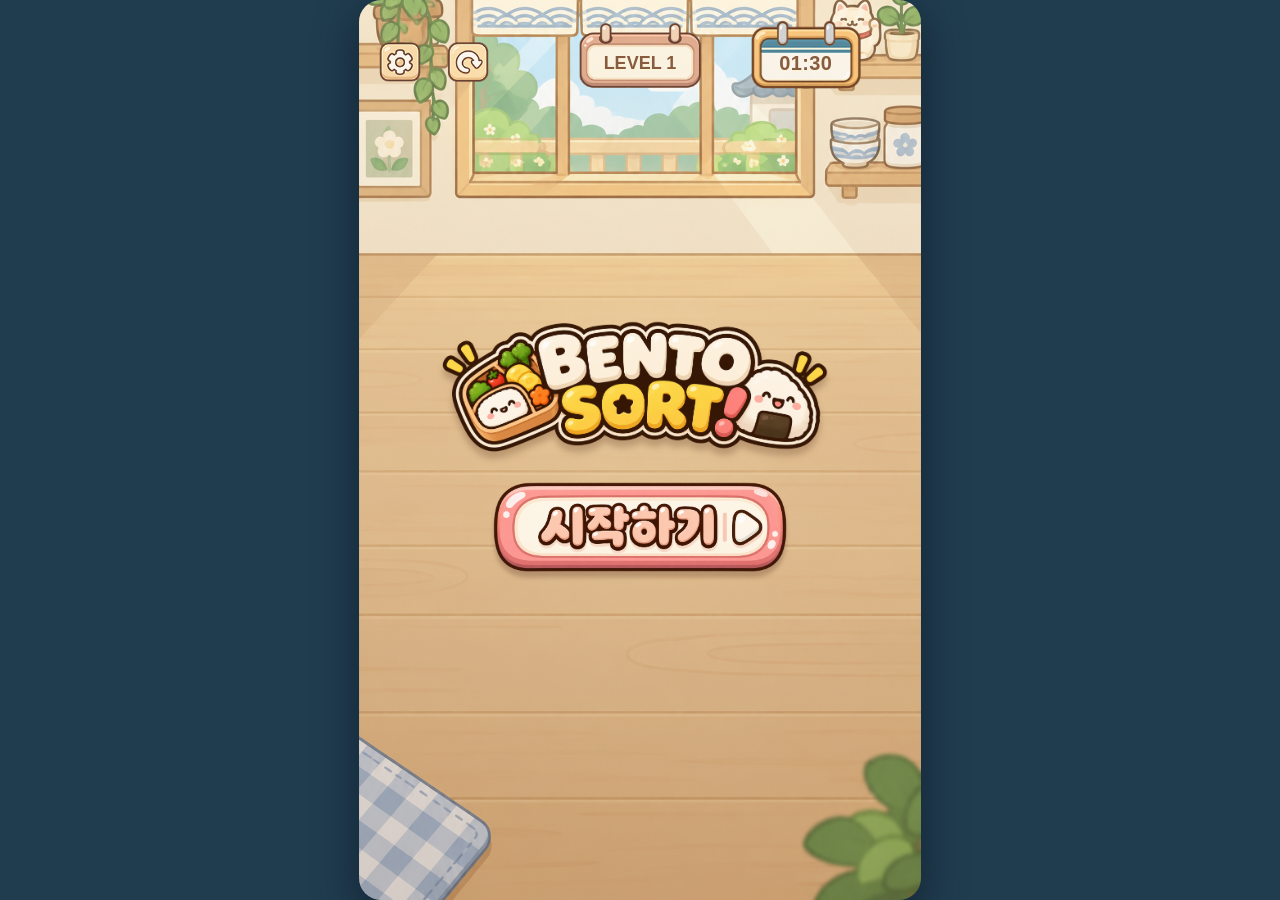
<file: index.html>
<!doctype html>
<html lang="ko">

<head>
  <meta charset="UTF-8" />

  <meta
    name="viewport"
    content="width=device-width, initial-scale=1.0, viewport-fit=cover"
  />

  <title>Bento Sort!</title>

  <link
    rel="stylesheet"
    href="style.css"
  />

  <meta property="og:title" content="Bento Sort!">
<meta property="og:description" content="귀여운 도시락 퍼즐 게임 Bento Sort!">
<meta property="og:type" content="website">
<meta property="og:url" content="https://a01022053437-design.github.io/bento-sort/">
<meta property="og:image" content="https://a01022053437-design.github.io/bento-sort/assets/images/ui/thumbnail.png">

<meta name="twitter:card" content="summary_large_image">
<meta name="twitter:title" content="Bento Sort!">
<meta name="twitter:description" content="귀여운 도시락 퍼즐 게임 Bento Sort!">
<meta name="twitter:image" content="https://a01022053437-design.github.io/bento-sort/assets/images/ui/thumbnail.png">
</head>


<body>

  <main
    class="game-shell"
    aria-label="Bento Sort 게임"
  >

    <section
      class="game"
      id="game"
    >


      <!-- =========================
           HUD
      ========================== -->

      <header class="hud">


        <!-- 설정 / 홈 -->
        <div class="hud-left">

          <button
            class="icon-button"
            id="settingsButton"
            aria-label="소리 설정"
            type="button"
          >
            <img
              src="assets/images/ui/btn_settings.png"
              alt=""
              draggable="false"
            />
          </button>


          <button
            class="icon-button"
            id="resetButton"
            aria-label="시작 화면으로 돌아가기"
            type="button"
          >
            <img
              src="assets/images/ui/btn_reset.png"
              alt=""
              draggable="false"
            />
          </button>

        </div>


        <!-- LEVEL -->
        <div class="level-panel">

          <img
            src="assets/images/ui/panel_level.png"
            alt=""
            draggable="false"
          />

          <span>
            LEVEL
            <b id="levelValue">1</b>
          </span>

        </div>


        <!-- TIMER -->
        <div
          class="timer-panel"
          aria-label="남은 시간"
        >

          <img
            src="assets/images/ui/panel_moves.png"
            alt=""
            draggable="false"
          />

          <b id="timerValue">
            01:30
          </b>

        </div>


      </header>


      <!-- =========================
           TRAYS
      ========================== -->

      <section
        class="tray-board"
        id="trayBoard"
        aria-label="음식 트레이"
      ></section>


      <!-- TOAST -->
      <div
        class="toast"
        id="toast"
        role="status"
        aria-live="polite"
      ></div>


      <!-- =========================
           CLEAR
      ========================== -->

      <section
        class="clear-overlay"
        id="clearOverlay"
        aria-modal="true"
        role="dialog"
        aria-label="레벨 클리어"
        hidden
      >

        <div class="clear-card">

          <img
            class="clear-bg"
            src="assets/images/ui/popup_clear.png"
            alt=""
            draggable="false"
          />


          <div class="clear-actions">

            <button
              class="image-button"
              id="restartButton"
              type="button"
              aria-label="다시 하기"
            >

              <img
                src="assets/images/ui/btn_restart.png"
                alt="다시 하기"
                draggable="false"
              />

            </button>


            <button
              class="image-button"
              id="nextButton"
              type="button"
              aria-label="다음 레벨"
            >

              <img
                src="assets/images/ui/btn_next.png"
                alt="다음 레벨"
                draggable="false"
              />

            </button>

          </div>

        </div>

      </section>


      <!-- =========================
           GAME OVER / 막힘
      ========================== -->

      <section
        class="gameover-overlay"
        id="gameOverOverlay"
        aria-modal="true"
        role="dialog"
        aria-label="다시 도전하기"
        hidden
      >

        <div class="gameover-box">

          <button
            class="gameover-restart-button"
            id="gameOverRestartButton"
            aria-label="다시 도전하기"
            type="button"
          >

            <img
              src="assets/images/ui/btn_restart.png"
              alt="다시 하기"
              draggable="false"
            />

          </button>

        </div>

      </section>


      <!-- =========================
           START
      ========================== -->

      <section
        class="start-overlay"
        id="startOverlay"
        aria-label="Bento Sort 시작 화면"
      >

        <div class="start-card">

          <img
            class="game-logo"
            src="assets/images/ui/logo_bento_sort.png"
            alt="Bento Sort!"
            draggable="false"
          />


          <div class="start-actions">


            <!-- 처음부터 -->
            <button
              class="start-button"
              id="startButton"
              aria-label="처음부터 시작"
              type="button"
            >

              <img
                src="assets/images/ui/btn_start.png"
                alt="시작하기"
                draggable="false"
              />

            </button>


            <!-- 이어하기 -->
            <button
              class="keep-button"
              id="continueButton"
              aria-label="이어하기"
              type="button"
              hidden
            >

              <img
                src="assets/images/ui/btn_keep.png"
                alt="이어하기"
                draggable="false"
              />

            </button>


          </div>

        </div>

      </section>


    </section>
    <!-- .game 끝 -->


  </main>


  <script src="script.js"></script>

</body>

</html>
</file>
<file: style.css>
:root {
  color-scheme: light;

  font-family:
    Arial,
    "Malgun Gothic",
    sans-serif;
}


/* =========================
   RESET
========================= */

* {
  box-sizing: border-box;

  -webkit-tap-highlight-color:
    transparent;
}


html,
body {
  overscroll-behavior: none;
}


body {
  margin: 0;

  min-height: 100vh;

  display: grid;

  place-items: center;

  background:
    #203c4f;

  overflow: hidden;
}


button {
  font: inherit;

  border: 0;

  padding: 0;

  cursor: pointer;

  background:
    transparent;
}


[hidden] {
  display: none !important;
}


img {
  -webkit-user-drag: none;

  user-drag: none;

  user-select: none;

  -webkit-user-select: none;
}


/* =========================
   GAME
========================= */

.game-shell {
  width:
    min(
      100vw,
      562px
    );

  aspect-ratio:
    9 / 16;

  max-height:
    100vh;
}


.game {
  position: relative;

  width: 100%;
  height: 100%;

  overflow: hidden;

  isolation: isolate;

  background:
    url("assets/images/background/bg_game.png")
    center / cover
    no-repeat;

  user-select: none;

  -webkit-user-select: none;
}


/* =========================
   HUD
========================= */

.hud {
  height: 13%;

  min-height: 82px;

  display: grid;

  grid-template-columns:
    minmax(92px, 1fr)
    minmax(115px, 1.25fr)
    minmax(100px, 1fr);

  align-items: center;

  gap: 8px;

  padding:
    max(
      9px,
      env(safe-area-inset-top)
    )
    10px
    3px;
}


/* =========================
   LEFT BUTTONS
========================= */

.hud-left {
  width: 100%;

  display: flex;

  align-items: center;

  justify-content:
    flex-start;

  gap: 6px;
}


.icon-button {
  flex:
    1 1 0;

  width: 0;

  max-width: 62px;

  aspect-ratio: 1;

  position: relative;

  transition:
    transform .15s ease;

  touch-action:
    manipulation;
}


.icon-button:active,
.image-button:active,
.start-button:active,
.keep-button:active,
.gameover-restart-button:active {
  transform:
    scale(.94);
}


.icon-button img {
  display: block;

  width: 100%;
  height: 100%;

  object-fit:
    contain;

  pointer-events:
    none;
}


/* =========================
   LEVEL PANEL
========================= */

.level-panel {
  position: relative;

  justify-self: center;

  width: 100%;

  max-width: 190px;

  aspect-ratio:
    280 / 120;

  display: grid;

  place-items: center;
}


.level-panel img {
  position: absolute;

  inset: 0;

  width: 100%;
  height: 100%;

  object-fit:
    contain;

  pointer-events:
    none;
}


.level-panel span {
  position: relative;

  z-index: 1;

  transform:
    translateY(2px);

  color:
    #744326;

  font-weight:
    900;

  font-size:
    clamp(
      12px,
      3vw,
      18px
    );

  text-shadow:
    0 1px #fff4d0;

  white-space:
    nowrap;
}


/* =========================
   TIMER PANEL
========================= */

.timer-panel {
  position: relative;

  justify-self: end;

  width: 130%;

  max-width: 220px;

  aspect-ratio:
    280 / 120;

  display: grid;

  place-items: center;

  user-select: none;

  -webkit-user-select:
    none;
}


.timer-panel img {
  position: absolute;

  inset: 0;

  width: 100%;
  height: 100%;

  object-fit:
    contain;

  pointer-events:
    none;
}


#timerValue {
  position: relative;

  z-index: 1;

  transform:
    translateY(2px);

  color:
    #744326;

  font-weight:
    900;

  font-size:
    clamp(
      14px,
      3.4vw,
      20px
    );

  line-height: 1;

  letter-spacing:
    .02em;

  text-shadow:
    0 1px #fff4d0;

  white-space:
    nowrap;
}


/* =========================
   TRAY BOARD
========================= */

.tray-board {
  height: 87%;

  padding:
    4px
    4.5%
    4%;

  display: grid;

  grid-template-columns:
    repeat(
      3,
      1fr
    );

  grid-auto-rows:
    minmax(
      0,
      1fr
    );

  gap:
    1.6%
    1.5%;

  align-content:
    center;

  user-select:
    none;

  -webkit-user-select:
    none;

  touch-action:
    manipulation;
}


/* =========================
   TRAY
========================= */

.tray {
  position: relative;

  min-width: 0;

  min-height: 0;

  align-self:
    center;

  justify-self:
    center;

  width: 100%;

  max-height: 100%;

  aspect-ratio:
    340 / 760;

  background:
    url("assets/images/tray/bento_normal.png")
    center / 100% 100%
    no-repeat;

  user-select:
    none;

  -webkit-user-select:
    none;

  -webkit-user-drag:
    none;

  touch-action:
    manipulation;

  outline:
    none;
}


.tray:focus,
.tray:focus-visible {
  outline:
    none;
}


/* =========================
   기본 2줄
========================= */

.tray:nth-child(1),
.tray:nth-child(2),
.tray:nth-child(3) {
  transform:
    translateY(42px);
}


.tray:nth-child(4),
.tray:nth-child(5),
.tray:nth-child(6) {
  transform:
    translateY(24px);
}


/* =========================
   3줄 이상
========================= */

.tray-board:has(.tray:nth-child(7)) {
  transform:
    translateY(0);

  padding-top:
    1%;

  padding-bottom:
    1%;

  padding-left:
    3%;

  padding-right:
    3%;

  row-gap:
    .8%;
}


/*
  3줄에서는
  가로를 줄이고 세로를 길게
*/

.tray-board:has(.tray:nth-child(7))
.tray {
  width:
    85%;

  height:
    108%;

  max-height:
    none;

  aspect-ratio:
    auto;
}


.tray-board:has(.tray:nth-child(7))
.tray:nth-child(n) {
  transform:
    translateY(0);
}


/* 하단 줄은 살짝 위로 */

.tray-board:has(.tray:nth-child(7))
.tray:nth-child(n+7) {
  transform:
    translateY(-16px);
}


/* =========================
   TARGET
========================= */

.tray[data-selected="true"]::after {
  content: "";

  position: absolute;

  inset:
    4%;

  border-radius:
    12%;

  border:
    3px solid
    rgba(
      255,
      221,
      104,
      .95
    );

  box-shadow:
    0 0 0 3px
    rgba(
      255,
      255,
      255,
      .68
    ),

    0 0 14px
    rgba(
      255,
      208,
      85,
      .55
    );

  pointer-events:
    none;
}


.tray.target {
  filter:
    drop-shadow(
      0
      0
      10px
      rgba(
        255,
        245,
        184,
        .9
      )
    );
}


/* =========================
   COMPLETE
========================= */

.tray.is-complete {
  filter:
    saturate(.95)
    brightness(1.03);
}


.tray.is-complete::after {
  content: "";

  position: absolute;

  z-index: 3;

  inset:
    2.4%
    3.4%;

  border-radius:
    12%;

  background:
    linear-gradient(
      135deg,

      rgba(
        255,
        255,
        255,
        .32
      )
      0%,

      rgba(
        255,
        255,
        255,
        .10
      )
      26%,

      rgba(
        255,
        255,
        255,
        .05
      )
      58%,

      rgba(
        255,
        255,
        255,
        .22
      )
      100%
    );

  border:
    2px solid
    rgba(
      255,
      255,
      255,
      .42
    );

  box-shadow:
    inset
    0
    0
    10px
    rgba(
      255,
      255,
      255,
      .24
    ),

    0
    2px
    8px
    rgba(
      60,
      40,
      25,
      .10
    );

  pointer-events:
    none;
}


/* =========================
   SLOTS
========================= */

.slots {
  position:
    absolute;

  z-index: 1;

  inset:
    7.8%
    10.8%
    7.2%;

  display:
    grid;

  grid-template-rows:
    repeat(
      5,
      1fr
    );

  gap:
    1.95%;

  pointer-events:
    none;

  user-select:
    none;
}


.slot {
  position:
    relative;

  min-height:
    0;

  border-radius:
    18%;

  display:
    grid;

  place-items:
    center;

  pointer-events:
    none;
}


.slot.empty {
  background:
    none;
}


/* =========================
   FOOD
========================= */

.food {
  position:
    absolute;

  left:
    50%;

  top:
    calc(
      50% + 10px
    );

  width:
    74%;

  height:
    74%;

  object-fit:
    contain;

  transform:
    translate(
      -50%,
      -50%
    );

  transition:
    transform .16s ease,
    filter .16s ease,
    opacity .16s ease;

  user-select:
    none;

  -webkit-user-select:
    none;

  -webkit-user-drag:
    none;

  pointer-events:
    auto;
}


.food.pickable {
  cursor:
    grab;

  touch-action:
    none;
}


.food.pickable:active {
  cursor:
    grabbing;
}


.food.locked {
  opacity:
    .95;

  cursor:
    default;
}


.food.active {
  transform:
    translate(
      -50%,
      -60%
    )
    scale(
      1.1
    );

  filter:
    drop-shadow(
      0
      5px
      4px
      rgba(
        76,
        40,
        24,
        .38
      )
    );
}


/* 새우튀김 위치 보정 */

.food[alt="shrimp"] {
  transform:
    translate(
      -50%,
      -56%
    );
}


.food[alt="shrimp"].active {
  transform:
    translate(
      -50%,
      -66%
    )
    scale(
      1.1
    );
}


/* =========================
   DRAG GHOST
========================= */

.drag-food {
  position:
    fixed;

  z-index:
    100;

  pointer-events:
    none;

  object-fit:
    contain;

  opacity:
    .94;

  transform:
    scale(
      1.08
    )
    rotate(
      -2deg
    );

  filter:
    drop-shadow(
      0
      10px
      7px
      rgba(
        76,
        40,
        24,
        .35
      )
    );

  will-change:
    left,
    top,
    transform;

  -webkit-user-drag:
    none;
}


/* =========================
   MOVE ANIMATION
========================= */

.food-flyer {
  position:
    fixed;

  z-index:
    50;

  pointer-events:
    none;

  object-fit:
    contain;

  will-change:
    transform,
    opacity;

  filter:
    drop-shadow(
      0
      7px
      5px
      rgba(
        76,
        40,
        24,
        .35
      )
    );

  -webkit-user-drag:
    none;
}


/* =========================
   TOAST
========================= */

.toast {
  position:
    absolute;

  z-index:
    30;

  left:
    50%;

  bottom:
    3.2%;

  transform:
    translate(
      -50%,
      15px
    );

  width:
    max-content;

  max-width:
    82%;

  padding:
    7px
    12px;

  border-radius:
    999px;

  background:
    rgba(
      74,
      54,
      45,
      .82
    );

  color:
    white;

  font-size:
    12px;

  font-weight:
    700;

  opacity:
    0;

  pointer-events:
    none;

  transition:
    .2s;
}


.toast.show {
  opacity:
    1;

  transform:
    translate(
      -50%,
      0
    );
}


/* =========================
   CLEAR
========================= */

.clear-overlay {
  position:
    absolute;

  z-index:
    20;

  inset:
    0;

  display:
    grid;

  place-items:
    center;

  padding:
    9%;

  background:
    rgba(
      48,
      31,
      28,
      .42
    );

  backdrop-filter:
    blur(
      2px
    );
}


.clear-card {
  position:
    relative;

  width:
    min(
      100%,
      420px
    );

  aspect-ratio:
    760 / 635;
}


.clear-bg {
  position:
    absolute;

  z-index:
    -1;

  inset:
    0
    0
    auto;

  width:
    100%;

  height:
    auto;

  pointer-events:
    none;
}


.clear-actions {
  position:
    absolute;

  top:
    77%;

  left:
    13%;

  display:
    flex;

  width:
    74%;

  gap:
    5%;
}


.image-button {
  width:
    50%;

  touch-action:
    manipulation;
}


.image-button img {
  display:
    block;

  width:
    100%;

  height:
    auto;

  pointer-events:
    none;
}


/* =========================
   GAME OVER
========================= */

.gameover-overlay {
  position:
    absolute;

  z-index:
    25;

  inset:
    0;

  display:
    grid;

  place-items:
    center;

  padding:
    10%;

  background:
    rgba(
      48,
      31,
      28,
      .42
    );

  backdrop-filter:
    blur(
      2px
    );
}


.gameover-box {
  display:
    flex;

  flex-direction:
    column;

  align-items:
    center;
}


.gameover-restart-button {
  width:
    min(
      48vw,
      190px
    );

  transition:
    transform
    .15s
    ease;

  touch-action:
    manipulation;
}


.gameover-restart-button img {
  display:
    block;

  width:
    100%;

  height:
    auto;

  filter:
    drop-shadow(
      0
      6px
      3px
      rgba(
        83,
        42,
        31,
        .28
      )
    );

  pointer-events:
    none;
}


/* =========================
   START
========================= */

.start-overlay {
  position:
    absolute;

  z-index:
    40;

  inset:
    0;

  display:
    grid;

  place-items:
    center;

  padding:
    12%
    10%;

  background:
    linear-gradient(
      rgba(
        255,
        251,
        233,
        .14
      ),

      rgba(
        113,
        69,
        45,
        .20
      )
    );
}


.start-card {
  width:
    min(
      100%,
      430px
    );

  display:
    flex;

  flex-direction:
    column;

  align-items:
    center;
}


.game-logo {
  width:
    100%;

  height:
    auto;

  filter:
    drop-shadow(
      0
      7px
      3px
      rgba(
        87,
        47,
        27,
        .27
      )
    );

  pointer-events:
    none;
}


/* =========================
   START BUTTONS
========================= */

.start-actions {
  width:
    76%;

  display:
    flex;

  flex-direction:
    column;

  align-items:
    center;

  gap:
    12px;
}


.start-button,
.keep-button {
  width:
    100%;

  transition:
    transform
    .15s
    ease;

  touch-action:
    manipulation;
}


.start-button img,
.keep-button img {
  display:
    block;

  width:
    100%;

  height:
    auto;

  filter:
    drop-shadow(
      0
      6px
      2px
      rgba(
        83,
        42,
        31,
        .28
      )
    );

  pointer-events:
    none;

  -webkit-user-drag:
    none;
}


/* =========================
   RESPONSIVE
========================= */

@media (max-aspect-ratio: 9/16) {

  .game-shell {
    width:
      100vw;

    height:
      100vh;

    aspect-ratio:
      auto;
  }

}


@media (min-width: 563px) {

  .game {
    border-radius:
      22px;

    box-shadow:
      0
      14px
      42px
      #122533;
  }

}
</file>
